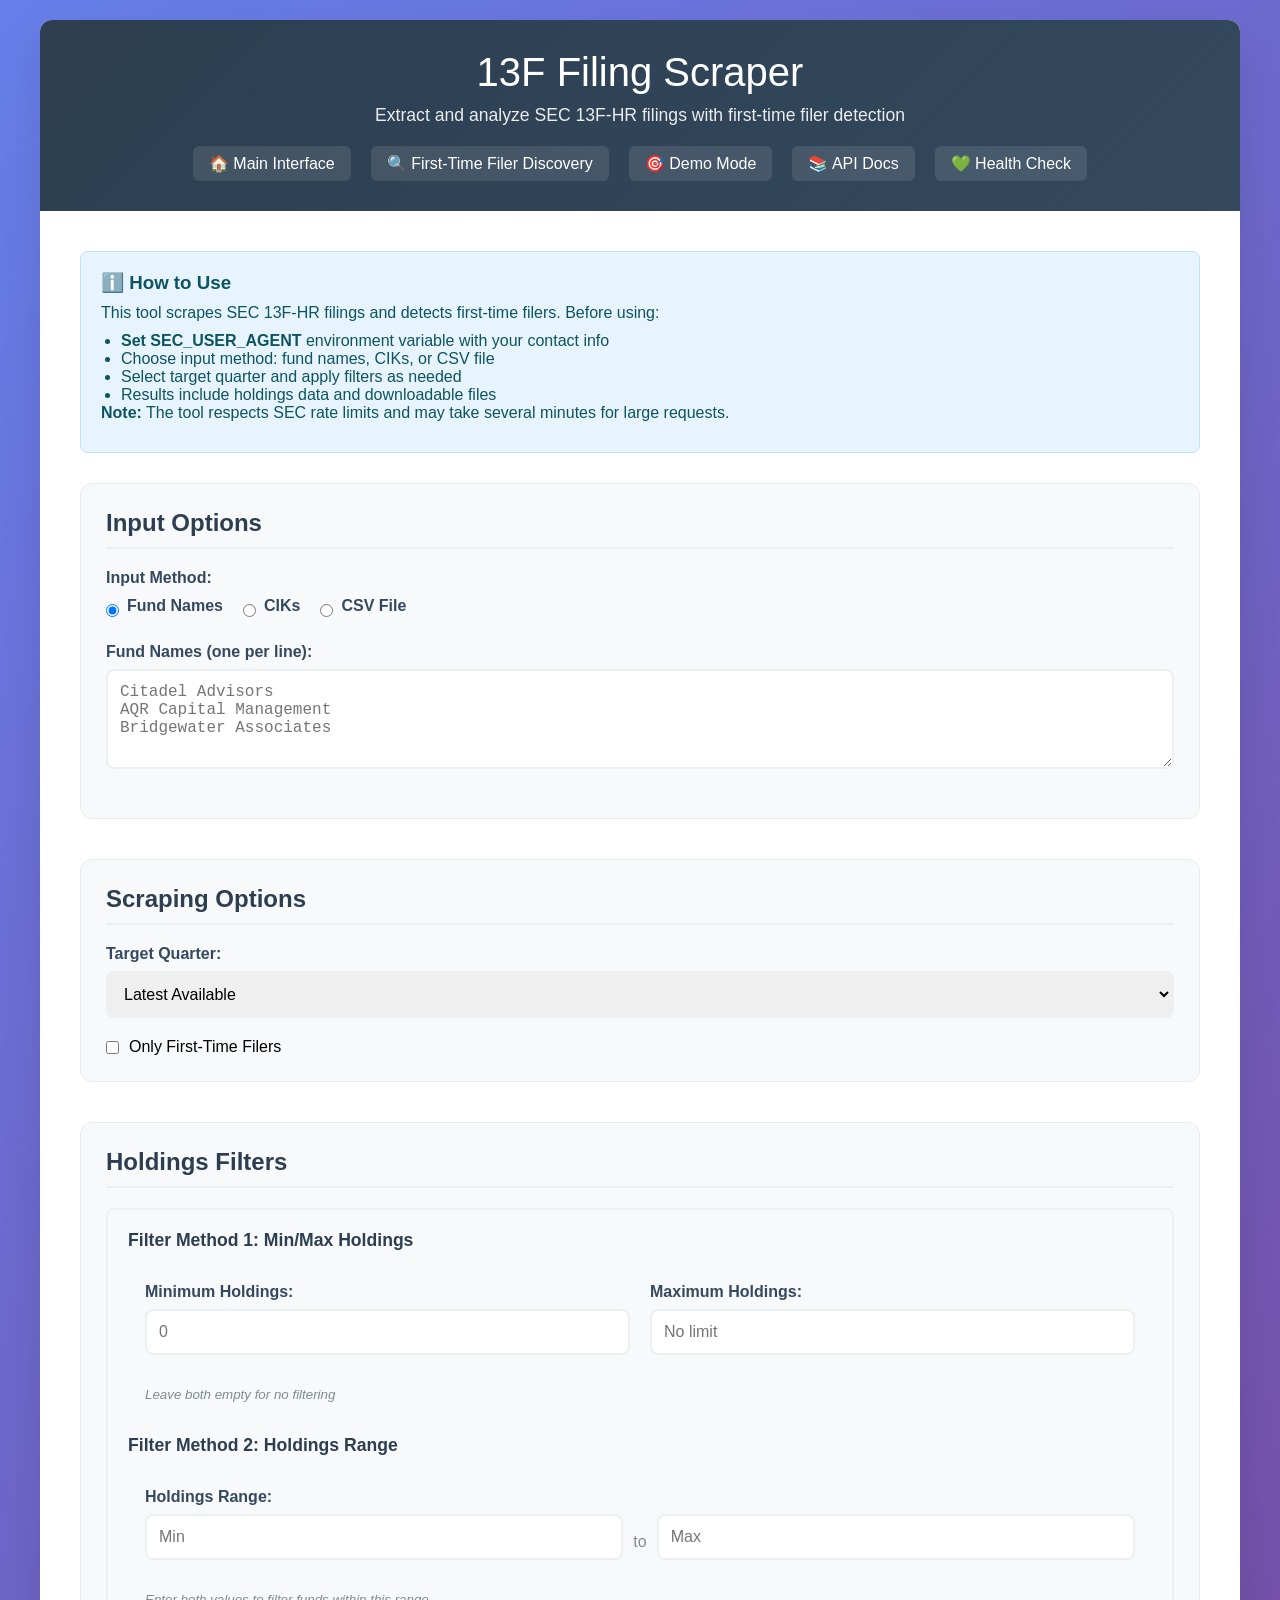
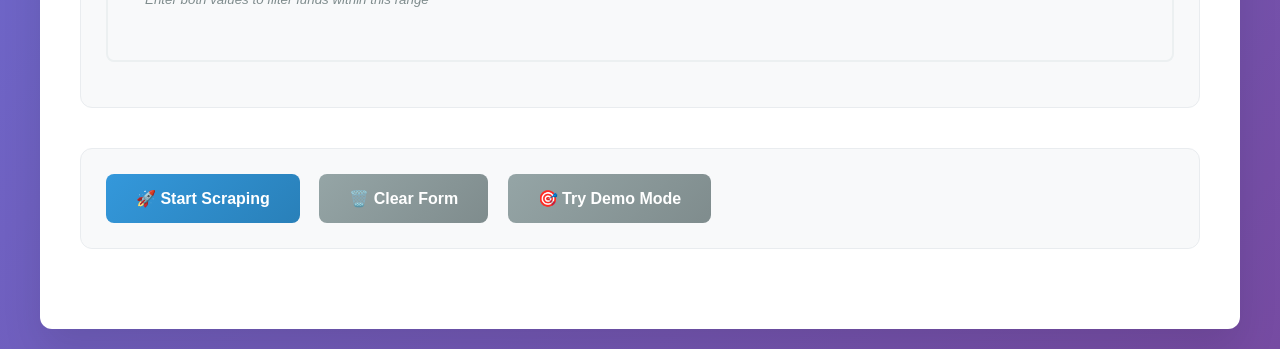
<file: templates/index.html>
<!DOCTYPE html>
<html lang="en">
<head>
    <meta charset="UTF-8">
    <meta name="viewport" content="width=device-width, initial-scale=1.0">
    <title>13F Filing Scraper</title>
    <link rel="stylesheet" href="/static/style.css">
    <style>
        * {
            margin: 0;
            padding: 0;
            box-sizing: border-box;
        }

        body {
            font-family: -apple-system, BlinkMacSystemFont, 'Segoe UI', Roboto, Oxygen, Ubuntu, Cantarell, sans-serif;
            background: linear-gradient(135deg, #667eea 0%, #764ba2 100%);
            min-height: 100vh;
            padding: 20px;
        }

        .container {
            max-width: 1200px;
            margin: 0 auto;
            background: white;
            border-radius: 12px;
            box-shadow: 0 20px 40px rgba(0,0,0,0.1);
            overflow: hidden;
        }

        .header {
            background: linear-gradient(135deg, #2c3e50 0%, #34495e 100%);
            color: white;
            padding: 30px;
            text-align: center;
        }

        .header h1 {
            font-size: 2.5rem;
            margin-bottom: 10px;
            font-weight: 300;
        }

        .header p {
            font-size: 1.1rem;
            opacity: 0.9;
            margin-bottom: 20px;
        }

        .nav-links {
            display: flex;
            justify-content: center;
            gap: 20px;
            flex-wrap: wrap;
        }

        .nav-link {
            color: white;
            text-decoration: none;
            padding: 8px 16px;
            border-radius: 6px;
            transition: background 0.3s ease;
            background: rgba(255, 255, 255, 0.1);
        }

        .nav-link:hover {
            background: rgba(255, 255, 255, 0.2);
        }

        .content {
            padding: 40px;
        }

        .form-section {
            margin-bottom: 40px;
        }

        .form-section h2 {
            color: #2c3e50;
            margin-bottom: 20px;
            font-size: 1.5rem;
            border-bottom: 2px solid #ecf0f1;
            padding-bottom: 10px;
        }

        .input-group {
            margin-bottom: 20px;
        }

        .input-group label {
            display: block;
            margin-bottom: 8px;
            font-weight: 600;
            color: #34495e;
        }

        .input-group input, .input-group select, .input-group textarea {
            width: 100%;
            padding: 12px;
            border: 2px solid #ecf0f1;
            border-radius: 8px;
            font-size: 16px;
            transition: border-color 0.3s ease;
        }

        .input-group input:focus, .input-group select:focus, .input-group textarea:focus {
            outline: none;
            border-color: #3498db;
        }

        .radio-group {
            display: flex;
            gap: 20px;
            margin-top: 10px;
        }

        .radio-option {
            display: flex;
            align-items: center;
            gap: 8px;
        }

        .radio-option input[type="radio"] {
            width: auto;
        }

        .checkbox-group {
            display: flex;
            align-items: center;
            gap: 10px;
            margin-top: 10px;
        }

        .checkbox-group input[type="checkbox"] {
            width: auto;
        }

        .filters {
            display: grid;
            grid-template-columns: 1fr 1fr;
            gap: 20px;
        }

        .btn {
            background: linear-gradient(135deg, #3498db 0%, #2980b9 100%);
            color: white;
            border: none;
            padding: 15px 30px;
            border-radius: 8px;
            font-size: 16px;
            font-weight: 600;
            cursor: pointer;
            transition: transform 0.2s ease, box-shadow 0.2s ease;
            margin-right: 15px;
        }

        .btn:hover {
            transform: translateY(-2px);
            box-shadow: 0 10px 20px rgba(52, 152, 219, 0.3);
        }

        .btn-secondary {
            background: linear-gradient(135deg, #95a5a6 0%, #7f8c8d 100%);
        }

        .btn-secondary:hover {
            box-shadow: 0 10px 20px rgba(149, 165, 166, 0.3);
        }

        .results {
            margin-top: 40px;
            display: none;
        }

        .results.show {
            display: block;
        }

        .results h2 {
            color: #2c3e50;
            margin-bottom: 20px;
        }

        .results-table {
            width: 100%;
            border-collapse: collapse;
            background: white;
            border-radius: 8px;
            overflow: hidden;
            box-shadow: 0 5px 15px rgba(0,0,0,0.1);
        }

        .results-table th {
            background: #34495e;
            color: white;
            padding: 15px;
            text-align: left;
            font-weight: 600;
        }

        .results-table td {
            padding: 15px;
            border-bottom: 1px solid #ecf0f1;
        }

        .results-table tr:hover {
            background: #f8f9fa;
        }

        .loading {
            display: none;
            text-align: center;
            padding: 40px;
            color: #7f8c8d;
        }

        .loading.show {
            display: block;
        }

        .spinner {
            border: 4px solid #f3f3f3;
            border-top: 4px solid #3498db;
            border-radius: 50%;
            width: 40px;
            height: 40px;
            animation: spin 1s linear infinite;
            margin: 0 auto 20px;
        }

        @keyframes spin {
            0% { transform: rotate(0deg); }
            100% { transform: rotate(360deg); }
        }

        .error {
            background: #e74c3c;
            color: white;
            padding: 15px;
            border-radius: 8px;
            margin-top: 20px;
            display: none;
        }

        .success {
            background: #27ae60;
            color: white;
            padding: 15px;
            border-radius: 8px;
            margin-top: 20px;
            display: none;
        }

        .file-links {
            margin-top: 20px;
            padding: 20px;
            background: #f8f9fa;
            border-radius: 8px;
        }

        .file-links h3 {
            margin-bottom: 15px;
            color: #2c3e50;
        }

        .file-links a {
            display: inline-block;
            background: #3498db;
            color: white;
            padding: 8px 16px;
            text-decoration: none;
            border-radius: 6px;
            margin: 5px;
            transition: background 0.3s ease;
        }

        .file-links a:hover {
            background: #2980b9;
        }

        .stats {
            display: grid;
            grid-template-columns: repeat(auto-fit, minmax(200px, 1fr));
            gap: 20px;
            margin-top: 20px;
        }

        .stat-card {
            background: #f8f9fa;
            padding: 20px;
            border-radius: 8px;
            text-align: center;
            border-left: 4px solid #3498db;
        }

        .stat-number {
            font-size: 2rem;
            font-weight: bold;
            color: #2c3e50;
        }

        .stat-label {
            color: #7f8c8d;
            margin-top: 5px;
        }

        .info-box {
            background: #e8f4fd;
            border: 1px solid #bee5eb;
            border-radius: 8px;
            padding: 20px;
            margin-bottom: 30px;
        }

        .info-box h3 {
            color: #0c5460;
            margin-bottom: 10px;
        }

        .info-box p {
            color: #0c5460;
            margin-bottom: 10px;
        }

        .info-box ul {
            color: #0c5460;
            margin-left: 20px;
        }

        @media (max-width: 768px) {
            .filters {
                grid-template-columns: 1fr;
            }
            
            .content {
                padding: 20px;
            }
            
            .header h1 {
                font-size: 2rem;
            }

            .nav-links {
                flex-direction: column;
                align-items: center;
            }
        }
    </style>
</head>
<body>
    <div class="container">
        <div class="header">
            <h1>13F Filing Scraper</h1>
            <p>Extract and analyze SEC 13F-HR filings with first-time filer detection</p>
                    <div class="nav-links">
            <a href="/" class="nav-link">🏠 Main Interface</a>
            <a href="/discovery" class="nav-link">🔍 First-Time Filer Discovery</a>
            <a href="/demo" class="nav-link">🎯 Demo Mode</a>
            <a href="/docs" class="nav-link" target="_blank">📚 API Docs</a>
            <a href="/health" class="nav-link" target="_blank">💚 Health Check</a>
        </div>
        </div>

        <div class="content">
            <div class="info-box">
                <h3>ℹ️ How to Use</h3>
                <p>This tool scrapes SEC 13F-HR filings and detects first-time filers. Before using:</p>
                <ul>
                    <li><strong>Set SEC_USER_AGENT</strong> environment variable with your contact info</li>
                    <li>Choose input method: fund names, CIKs, or CSV file</li>
                    <li>Select target quarter and apply filters as needed</li>
                    <li>Results include holdings data and downloadable files</li>
                </ul>
                <p><strong>Note:</strong> The tool respects SEC rate limits and may take several minutes for large requests.</p>
            </div>

            <form id="scrapeForm">
                <div class="form-section">
                    <h2>Input Options</h2>
                    
                    <div class="input-group">
                        <label>Input Method:</label>
                        <div class="radio-group">
                            <div class="radio-option">
                                <input type="radio" id="funds" name="inputMethod" value="funds" checked>
                                <label for="funds">Fund Names</label>
                            </div>
                            <div class="radio-option">
                                <input type="radio" id="ciks" name="inputMethod" value="ciks">
                                <label for="ciks">CIKs</label>
                            </div>
                            <div class="radio-option">
                                <input type="radio" id="csv" name="inputMethod" value="csv">
                                <label for="csv">CSV File</label>
                            </div>
                        </div>
                    </div>

                    <div class="input-group" id="fundsInput">
                        <label for="fundNames">Fund Names (one per line):</label>
                        <textarea id="fundNames" rows="4" placeholder="Citadel Advisors&#10;AQR Capital Management&#10;Bridgewater Associates"></textarea>
                    </div>

                    <div class="input-group" id="ciksInput" style="display: none;">
                        <label for="cikNumbers">CIK Numbers (one per line):</label>
                        <textarea id="cikNumbers" rows="4" placeholder="0001167483&#10;0001056903&#10;0001350694"></textarea>
                    </div>

                    <div class="input-group" id="csvInput" style="display: none;">
                        <label for="csvFile">CSV File:</label>
                        <input type="file" id="csvFile" accept=".csv">
                        <small>CSV should have columns: name, cik</small>
                    </div>
                </div>

                <div class="form-section">
                    <h2>Scraping Options</h2>
                    
                    <div class="input-group">
                        <label for="quarter">Target Quarter:</label>
                        <select id="quarter">
                            <option value="">Latest Available</option>
                            <option value="2025Q2">2025 Q2</option>
                            <option value="2025Q1">2025 Q1</option>
                            <option value="2024Q4">2024 Q4</option>
                            <option value="2024Q3">2024 Q3</option>
                            <option value="2024Q2">2024 Q2</option>
                            <option value="2024Q1">2024 Q1</option>
                        </select>
                    </div>

                    <div class="checkbox-group">
                        <input type="checkbox" id="onlyFirstTime">
                        <label for="onlyFirstTime">Only First-Time Filers</label>
                    </div>
                </div>

                <div class="form-section">
                    <h2>Holdings Filters</h2>
                    
                    <div class="holdings-filters">
                        <h3>Filter Method 1: Min/Max Holdings</h3>
                        <div class="filter-method" id="minMaxMethod">
                            <div class="filters">
                                <div class="input-group">
                                    <label for="minHoldings">Minimum Holdings:</label>
                                    <input type="number" id="minHoldings" min="0" placeholder="0">
                                </div>
                                
                                <div class="input-group">
                                    <label for="maxHoldings">Maximum Holdings:</label>
                                    <input type="number" id="maxHoldings" min="0" placeholder="No limit">
                                </div>
                            </div>
                            <small>Leave both empty for no filtering</small>
                        </div>
                        
                        <h3>Filter Method 2: Holdings Range</h3>
                        <div class="filter-method" id="rangeMethod">
                            <div class="input-group">
                                <label>Holdings Range:</label>
                                <div style="display: flex; gap: 10px; align-items: center;">
                                    <input type="number" id="rangeMin" min="0" placeholder="Min" style="flex: 1;">
                                    <span style="color: #7f8c8d;">to</span>
                                    <input type="number" id="rangeMax" min="0" placeholder="Max" style="flex: 1;">
                                </div>
                            </div>
                            <small>Enter both values to filter funds within this range</small>
                        </div>
                    </div>
                </div>

                <div class="form-section">
                    <button type="submit" class="btn">🚀 Start Scraping</button>
                    <button type="button" class="btn btn-secondary" onclick="clearForm()">🗑️ Clear Form</button>
                    <button type="button" class="btn btn-secondary" onclick="window.location.href='/demo'">🎯 Try Demo Mode</button>
                </div>
            </form>

            <div class="loading" id="loading">
                <div class="spinner"></div>
                <p>Processing your request... This may take a few minutes.</p>
            </div>

            <div class="error" id="error"></div>
            <div class="success" id="success"></div>

            <div class="results" id="results">
                <h2>Results</h2>
                
                <div class="stats" id="stats"></div>
                
                <div class="file-links" id="fileLinks"></div>
                
                <table class="results-table" id="resultsTable">
                    <thead>
                        <tr>
                            <th>Fund Name</th>
                            <th>CIK</th>
                            <th>Period</th>
                            <th>First Time</th>
                            <th>Holdings</th>
                            <th>Period End</th>
                        </tr>
                    </thead>
                    <tbody id="resultsBody">
                    </tbody>
                </table>
            </div>
        </div>
    </div>

    <script>
        // Handle input method changes
        document.querySelectorAll('input[name="inputMethod"]').forEach(radio => {
            radio.addEventListener('change', function() {
                const method = this.value;
                
                // Hide all input sections
                document.getElementById('fundsInput').style.display = 'none';
                document.getElementById('ciksInput').style.display = 'none';
                document.getElementById('csvInput').style.display = 'none';
                
                // Show selected input section
                document.getElementById(method + 'Input').style.display = 'block';
            });
        });

        // Form submission
        document.getElementById('scrapeForm').addEventListener('submit', async function(e) {
            e.preventDefault();
            
            const formData = getFormData();
            if (!formData) return;
            
            await scrapeFilings(formData);
        });

        function getFormData() {
            const inputMethod = document.querySelector('input[name="inputMethod"]:checked').value;
            const quarter = document.getElementById('quarter').value;
            const onlyFirstTime = document.getElementById('onlyFirstTime').checked;
            const minHoldings = document.getElementById('minHoldings').value;
            const maxHoldings = document.getElementById('maxHoldings').value;
            const rangeMin = document.getElementById('rangeMin').value;
            const rangeMax = document.getElementById('rangeMax').value;
            
            let requestData = {
                quarter: quarter || null,
                only_first_time: onlyFirstTime,
                min_holdings: null,
                max_holdings: null,
                between_holdings: null
            };
            
            // Handle holdings filters - prioritize range if both are set
            if (rangeMin && rangeMax) {
                if (parseInt(rangeMin) >= parseInt(rangeMax)) {
                    showError('Range minimum must be less than range maximum');
                    return null;
                }
                requestData.between_holdings = [parseInt(rangeMin), parseInt(rangeMax)];
            } else {
                if (minHoldings) {
                    requestData.min_holdings = parseInt(minHoldings);
                }
                if (maxHoldings) {
                    requestData.max_holdings = parseInt(maxHoldings);
                }
            }
            
            switch (inputMethod) {
                case 'funds':
                    const fundNames = document.getElementById('fundNames').value.trim().split('\n').filter(name => name.trim());
                    if (fundNames.length === 0) {
                        showError('Please enter at least one fund name');
                        return null;
                    }
                    requestData.funds = fundNames;
                    break;
                    
                case 'ciks':
                    const ciks = document.getElementById('cikNumbers').value.trim().split('\n').filter(cik => cik.trim());
                    if (ciks.length === 0) {
                        showError('Please enter at least one CIK');
                        return null;
                    }
                    requestData.ciks = ciks;
                    break;
                    
                case 'csv':
                    const fileInput = document.getElementById('csvFile');
                    if (!fileInput.files[0]) {
                        showError('Please select a CSV file');
                        return null;
                    }
                    // For CSV, we'll need to handle file upload differently
                    showError('CSV file upload not yet implemented in frontend');
                    return null;
            }
            
            return requestData;
        }

        // Add visual feedback for holdings filter methods
        function updateFilterMethodVisuals() {
            const minHoldings = document.getElementById('minHoldings').value;
            const maxHoldings = document.getElementById('maxHoldings').value;
            const rangeMin = document.getElementById('rangeMin').value;
            const rangeMax = document.getElementById('rangeMax').value;
            
            const minMaxMethod = document.getElementById('minMaxMethod');
            const rangeMethod = document.getElementById('rangeMethod');
            
            // Check which method has values
            const hasMinMax = minHoldings || maxHoldings;
            const hasRange = rangeMin && rangeMax;
            
            if (hasRange) {
                // Range method is active
                rangeMethod.classList.add('active');
                rangeMethod.classList.remove('inactive');
                minMaxMethod.classList.add('inactive');
                minMaxMethod.classList.remove('active');
            } else if (hasMinMax) {
                // Min/Max method is active
                minMaxMethod.classList.add('active');
                minMaxMethod.classList.remove('inactive');
                rangeMethod.classList.add('inactive');
                rangeMethod.classList.remove('active');
            } else {
                // No filters active
                minMaxMethod.classList.remove('active', 'inactive');
                rangeMethod.classList.remove('active', 'inactive');
            }
        }

        // Add event listeners for holdings filter inputs
        document.addEventListener('DOMContentLoaded', function() {
            const holdingsInputs = ['minHoldings', 'maxHoldings', 'rangeMin', 'rangeMax'];
            holdingsInputs.forEach(id => {
                document.getElementById(id).addEventListener('input', updateFilterMethodVisuals);
            });
        });

        async function scrapeFilings(data) {
            showLoading(true);
            hideError();
            hideSuccess();
            hideResults();
            
            try {
                const response = await fetch('/scrape', {
                    method: 'POST',
                    headers: {
                        'Content-Type': 'application/json',
                    },
                    body: JSON.stringify(data)
                });
                
                if (!response.ok) {
                    throw new Error(`HTTP error! status: ${response.status}`);
                }
                
                const result = await response.json();
                
                if (result.success) {
                    showSuccess(`Successfully processed ${result.total_funds_processed} funds`);
                    displayResults(result);
                } else {
                    showError('Scraping failed: ' + result.message);
                }
                
            } catch (error) {
                showError('Error: ' + error.message);
            } finally {
                showLoading(false);
            }
        }

        function displayResults(result) {
            const resultsDiv = document.getElementById('results');
            const statsDiv = document.getElementById('stats');
            const fileLinksDiv = document.getElementById('fileLinks');
            const resultsBody = document.getElementById('resultsBody');
            
            // Display statistics
            statsDiv.innerHTML = `
                <div class="stat-card">
                    <div class="stat-number">${result.total_funds_processed}</div>
                    <div class="stat-label">Funds Processed</div>
                </div>
                <div class="stat-card">
                    <div class="stat-number">${result.total_first_time_filers}</div>
                    <div class="stat-label">First-Time Filers</div>
                </div>
                <div class="stat-card">
                    <div class="stat-number">${result.summary.reduce((sum, s) => sum + s.num_holdings, 0).toLocaleString()}</div>
                    <div class="stat-label">Total Holdings</div>
                </div>
                <div class="stat-card">
                    <div class="stat-number">${(result.execution_time).toFixed(2)}s</div>
                    <div class="stat-label">Execution Time</div>
                </div>
            `;
            
            // Display file links
            if (result.holdings_files && result.holdings_files.length > 0) {
                fileLinksDiv.innerHTML = `
                    <h3>Generated Files</h3>
                    ${result.holdings_files.map(file => 
                        `<a href="/files/${file.split('/').pop()}" target="_blank">📄 ${file.split('/').pop()}</a>`
                    ).join('')}
                `;
            } else {
                fileLinksDiv.innerHTML = '';
            }
            
            // Display results table
            resultsBody.innerHTML = result.summary.map(summary => `
                <tr>
                    <td>${summary.fund_name}</td>
                    <td>${summary.cik}</td>
                    <td>${summary.period}</td>
                    <td>${summary.is_first_time_filer ? '✅ Yes' : '❌ No'}</td>
                    <td>${summary.num_holdings.toLocaleString()}</td>
                    <td>${summary.period_end || 'N/A'}</td>
                </tr>
            `).join('');
            
            showResults();
        }

        function showLoading(show) {
            const loading = document.getElementById('loading');
            loading.style.display = show ? 'block' : 'none';
        }

        function showError(message) {
            const error = document.getElementById('error');
            error.textContent = message;
            error.style.display = 'block';
        }

        function hideError() {
            document.getElementById('error').style.display = 'none';
        }

        function showSuccess(message) {
            const success = document.getElementById('success');
            success.textContent = message;
            success.style.display = 'block';
        }

        function hideSuccess() {
            document.getElementById('success').style.display = 'none';
        }

        function showResults() {
            document.getElementById('results').classList.add('show');
        }

        function hideResults() {
            document.getElementById('results').classList.remove('show');
        }

        function clearForm() {
            document.getElementById('scrapeForm').reset();
            hideError();
            hideSuccess();
            hideResults();
            document.getElementById('fundsInput').style.display = 'block';
            document.getElementById('ciksInput').style.display = 'none';
            document.getElementById('csvInput').style.display = 'none';
            
            // Also clear the range inputs explicitly
            document.getElementById('rangeMin').value = '';
            document.getElementById('rangeMax').value = '';
        }

        // Initialize with funds input visible
        document.getElementById('fundsInput').style.display = 'block';
    </script>
</body>
</html>
</file>
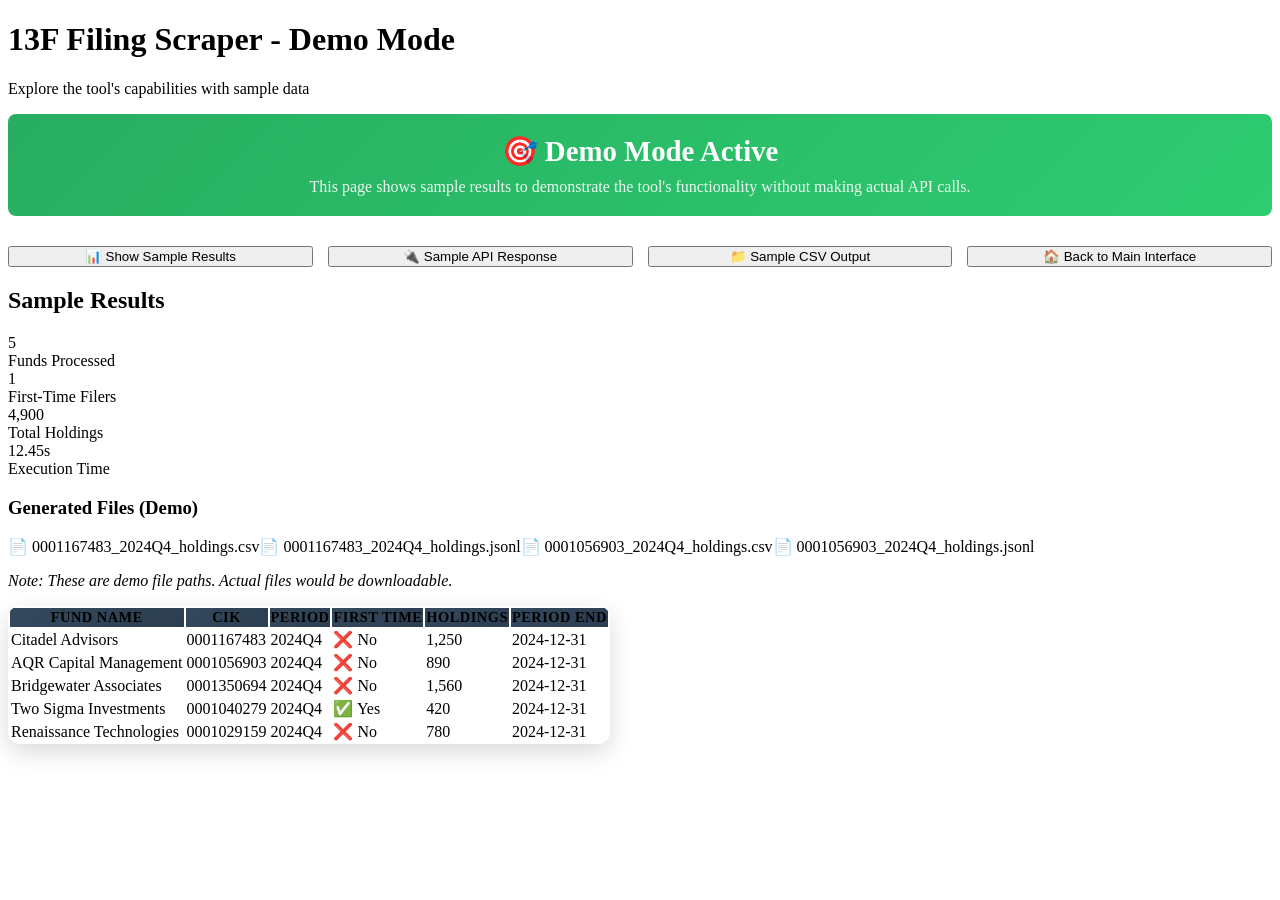
<file: templates/demo.html>
<!DOCTYPE html>
<html lang="en">
<head>
    <meta charset="UTF-8">
    <meta name="viewport" content="width=device-width, initial-scale=1.0">
    <title>13F Filing Scraper - Demo</title>
    <link rel="stylesheet" href="/static/style.css">
    <style>
        .demo-banner {
            background: linear-gradient(135deg, #27ae60 0%, #2ecc71 100%);
            color: white;
            padding: 20px;
            border-radius: 8px;
            margin-bottom: 30px;
            text-align: center;
        }
        
        .demo-banner h2 {
            margin: 0 0 10px 0;
            font-size: 1.8rem;
        }
        
        .demo-banner p {
            margin: 0;
            opacity: 0.9;
        }
        
        .demo-actions {
            display: flex;
            gap: 15px;
            margin: 20px 0;
            flex-wrap: wrap;
        }
        
        .demo-actions button {
            flex: 1;
            min-width: 200px;
        }
        
        .sample-data {
            background: #f8f9fa;
            border: 1px solid #e9ecef;
            border-radius: 8px;
            padding: 20px;
            margin: 20px 0;
        }
        
        .sample-data h3 {
            margin-bottom: 15px;
            color: #2c3e50;
        }
        
        .sample-data pre {
            background: #2c3e50;
            color: #ecf0f1;
            padding: 15px;
            border-radius: 6px;
            overflow-x: auto;
            font-size: 14px;
        }
    </style>
</head>
<body>
    <div class="container">
        <div class="header">
            <h1>13F Filing Scraper - Demo Mode</h1>
            <p>Explore the tool's capabilities with sample data</p>
        </div>

        <div class="content">
            <div class="demo-banner">
                <h2>🎯 Demo Mode Active</h2>
                <p>This page shows sample results to demonstrate the tool's functionality without making actual API calls.</p>
            </div>

            <div class="demo-actions">
                <button class="btn" onclick="showSampleResults()">📊 Show Sample Results</button>
                <button class="btn btn-secondary" onclick="showSampleAPI()">🔌 Sample API Response</button>
                <button class="btn btn-secondary" onclick="showSampleCSV()">📁 Sample CSV Output</button>
                <button class="btn btn-secondary" onclick="window.location.href='/'">🏠 Back to Main Interface</button>
            </div>

            <div class="results" id="demoResults">
                <h2>Sample Results</h2>
                
                <div class="stats" id="demoStats"></div>
                
                <div class="file-links" id="demoFileLinks"></div>
                
                <table class="results-table" id="demoResultsTable">
                    <thead>
                        <tr>
                            <th>Fund Name</th>
                            <th>CIK</th>
                            <th>Period</th>
                            <th>First Time</th>
                            <th>Holdings</th>
                            <th>Period End</th>
                        </tr>
                    </thead>
                    <tbody id="demoResultsBody">
                    </tbody>
                </table>
            </div>

            <div class="sample-data" id="sampleAPI" style="display: none;">
                <h3>Sample API Response</h3>
                <pre id="apiResponse"></pre>
            </div>

            <div class="sample-data" id="sampleCSV" style="display: none;">
                <h3>Sample CSV Output</h3>
                <pre id="csvOutput"></pre>
            </div>
        </div>
    </div>

    <script>
        // Sample data for demonstration
        const sampleData = {
            success: true,
            message: "Successfully processed 5 funds (Demo Mode)",
            summary: [
                {
                    fund_name: "Citadel Advisors",
                    cik: "0001167483",
                    period: "2024Q4",
                    period_end: "2024-12-31",
                    is_first_time_filer: false,
                    num_holdings: 1250,
                    filing_url: "https://www.sec.gov/Archives/edgar/data/0001167483/0001167483-24-000001.txt",
                    info_table_url: "https://www.sec.gov/Archives/edgar/data/0001167483/0001167483-24-000001-info.xml"
                },
                {
                    fund_name: "AQR Capital Management",
                    cik: "0001056903",
                    period: "2024Q4",
                    period_end: "2024-12-31",
                    is_first_time_filer: false,
                    num_holdings: 890,
                    filing_url: "https://www.sec.gov/Archives/edgar/data/0001056903/0001056903-24-000001.txt",
                    info_table_url: "https://www.sec.gov/Archives/edgar/data/0001056903/0001056903-24-000001-info.xml"
                },
                {
                    fund_name: "Bridgewater Associates",
                    cik: "0001350694",
                    period: "2024Q4",
                    period_end: "2024-12-31",
                    is_first_time_filer: false,
                    num_holdings: 1560,
                    filing_url: "https://www.sec.gov/Archives/edgar/data/0001350694/0001350694-24-000001.txt",
                    info_table_url: "https://www.sec.gov/Archives/edgar/data/0001350694/0001350694-24-000001-info.xml"
                },
                {
                    fund_name: "Two Sigma Investments",
                    cik: "0001040279",
                    period: "2024Q4",
                    period_end: "2024-12-31",
                    is_first_time_filer: true,
                    num_holdings: 420,
                    filing_url: "https://www.sec.gov/Archives/edgar/data/0001040279/0001040279-24-000001.txt",
                    info_table_url: "https://www.sec.gov/Archives/edgar/data/0001040279/0001040279-24-000001-info.xml"
                },
                {
                    fund_name: "Renaissance Technologies",
                    cik: "0001029159",
                    period: "2024Q4",
                    period_end: "2024-12-31",
                    is_first_time_filer: false,
                    num_holdings: 780,
                    filing_url: "https://www.sec.gov/Archives/edgar/data/0001029159/0001029159-24-000001.txt",
                    info_table_url: "https://www.sec.gov/Archives/edgar/data/0001029159/0001029159-24-000001-info.xml"
                }
            ],
            holdings_files: [
                "./output/0001167483_2024Q4_holdings.csv",
                "./output/0001167483_2024Q4_holdings.jsonl",
                "./output/0001056903_2024Q4_holdings.csv",
                "./output/0001056903_2024Q4_holdings.jsonl"
            ],
            total_funds_processed: 5,
            total_first_time_filers: 1,
            execution_time: 12.45
        };

        function showSampleResults() {
            displayResults(sampleData);
            document.getElementById('demoResults').classList.add('show');
            document.getElementById('sampleAPI').style.display = 'none';
            document.getElementById('sampleCSV').style.display = 'none';
        }

        function showSampleAPI() {
            document.getElementById('apiResponse').textContent = JSON.stringify(sampleData, null, 2);
            document.getElementById('sampleAPI').style.display = 'block';
            document.getElementById('sampleCSV').style.display = 'none';
            document.getElementById('demoResults').classList.remove('show');
        }

        function showSampleCSV() {
            const csvContent = `fund_name,cik,period,period_end,is_first_time_filer,num_holdings,filing_url,info_table_url
Citadel Advisors,0001167483,2024Q4,2024-12-31,false,1250,https://www.sec.gov/Archives/edgar/data/0001167483/0001167483-24-000001.txt,https://www.sec.gov/Archives/edgar/data/0001167483/0001167483-24-000001-info.xml
AQR Capital Management,0001056903,2024Q4,2024-12-31,false,890,https://www.sec.gov/Archives/edgar/data/0001056903/0001056903-24-000001.txt,https://www.sec.gov/Archives/edgar/data/0001056903/0001056903-24-000001-info.xml
Bridgewater Associates,0001350694,2024Q4,2024-12-31,false,1560,https://www.sec.gov/Archives/edgar/data/0001350694/0001350694-24-000001.txt,https://www.sec.gov/Archives/edgar/data/0001350694/0001350694-24-000001-info.xml
Two Sigma Investments,0001040279,2024Q4,2024-12-31,true,420,https://www.sec.gov/Archives/edgar/data/0001040279/0001040279-24-000001.txt,https://www.sec.gov/Archives/edgar/data/0001040279/0001040279-24-000001-info.xml
Renaissance Technologies,0001029159,2024Q4,2024-12-31,false,780,https://www.sec.gov/Archives/edgar/data/0001029159/0001029159-24-000001.txt,https://www.sec.gov/Archives/edgar/data/0001029159/0001029159-24-000001-info.xml`;
            
            document.getElementById('csvOutput').textContent = csvContent;
            document.getElementById('sampleCSV').style.display = 'block';
            document.getElementById('sampleAPI').style.display = 'none';
            document.getElementById('demoResults').classList.remove('show');
        }

        function displayResults(result) {
            const statsDiv = document.getElementById('demoStats');
            const fileLinksDiv = document.getElementById('demoFileLinks');
            const resultsBody = document.getElementById('demoResultsBody');
            
            // Display statistics
            statsDiv.innerHTML = `
                <div class="stat-card">
                    <div class="stat-number">${result.total_funds_processed}</div>
                    <div class="stat-label">Funds Processed</div>
                </div>
                <div class="stat-card">
                    <div class="stat-number">${result.total_first_time_filers}</div>
                    <div class="stat-label">First-Time Filers</div>
                </div>
                <div class="stat-card">
                    <div class="stat-number">${result.summary.reduce((sum, s) => sum + s.num_holdings, 0).toLocaleString()}</div>
                    <div class="stat-label">Total Holdings</div>
                </div>
                <div class="stat-card">
                    <div class="stat-number">${(result.execution_time).toFixed(2)}s</div>
                    <div class="stat-label">Execution Time</div>
                </div>
            `;
            
            // Display file links
            if (result.holdings_files && result.holdings_files.length > 0) {
                fileLinksDiv.innerHTML = `
                    <h3>Generated Files (Demo)</h3>
                    ${result.holdings_files.map(file => 
                        `<span class="file-link">📄 ${file.split('/').pop()}</span>`
                    ).join('')}
                    <p><em>Note: These are demo file paths. Actual files would be downloadable.</em></p>
                `;
            } else {
                fileLinksDiv.innerHTML = '';
            }
            
            // Display results table
            resultsBody.innerHTML = result.summary.map(summary => `
                <tr>
                    <td>${summary.fund_name}</td>
                    <td>${summary.cik}</td>
                    <td>${summary.period}</td>
                    <td>${summary.is_first_time_filer ? '✅ Yes' : '❌ No'}</td>
                    <td>${summary.num_holdings.toLocaleString()}</td>
                    <td>${summary.period_end || 'N/A'}</td>
                </tr>
            `).join('');
        }

        // Auto-show sample results on page load
        window.addEventListener('load', function() {
            setTimeout(showSampleResults, 500);
        });
    </script>
</body>
</html>
</file>
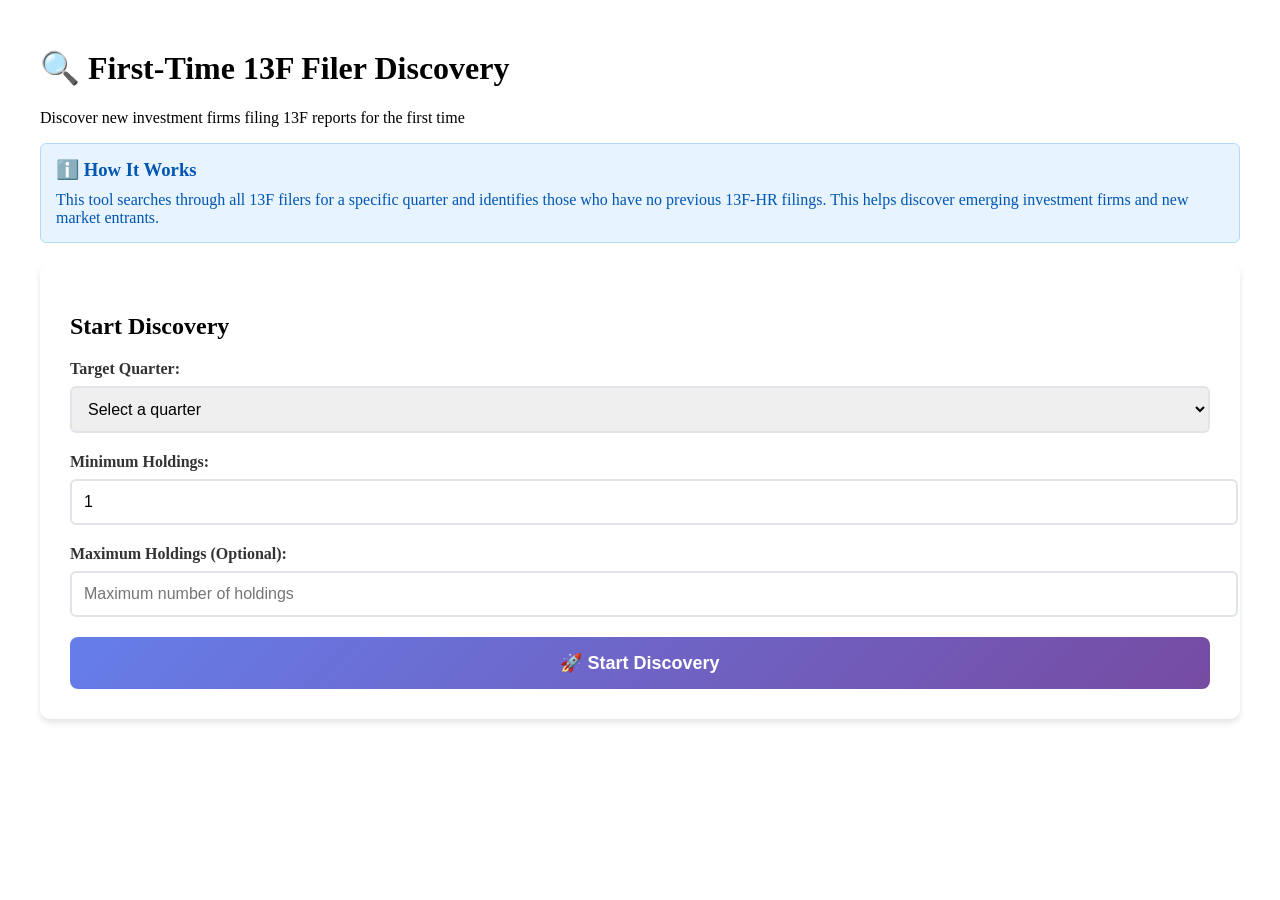
<file: templates/discovery.html>
<!DOCTYPE html>
<html lang="en">
<head>
    <meta charset="UTF-8">
    <meta name="viewport" content="width=device-width, initial-scale=1.0">
    <title>First-Time 13F Filer Discovery - 13F Scraper</title>
    <link rel="stylesheet" href="/static/style.css">
    <style>
        .discovery-container {
            max-width: 1200px;
            margin: 0 auto;
            padding: 20px;
        }
        
        .discovery-form {
            background: white;
            padding: 30px;
            border-radius: 10px;
            box-shadow: 0 4px 6px rgba(0, 0, 0, 0.1);
            margin-bottom: 30px;
        }
        
        .form-group {
            margin-bottom: 20px;
        }
        
        .form-group label {
            display: block;
            margin-bottom: 8px;
            font-weight: 600;
            color: #333;
        }
        
        .form-group input, .form-group select {
            width: 100%;
            padding: 12px;
            border: 2px solid #e1e5e9;
            border-radius: 6px;
            font-size: 16px;
            transition: border-color 0.3s;
        }
        
        .form-group input:focus, .form-group select:focus {
            outline: none;
            border-color: #007bff;
        }
        
        .discover-btn {
            background: linear-gradient(135deg, #667eea 0%, #764ba2 100%);
            color: white;
            border: none;
            padding: 15px 30px;
            border-radius: 8px;
            font-size: 18px;
            font-weight: 600;
            cursor: pointer;
            transition: transform 0.2s;
            width: 100%;
        }
        
        .discover-btn:hover {
            transform: translateY(-2px);
        }
        
        .discover-btn:disabled {
            opacity: 0.6;
            cursor: not-allowed;
            transform: none;
        }
        
        .job-status {
            background: #f8f9fa;
            padding: 20px;
            border-radius: 8px;
            margin: 20px 0;
            border-left: 4px solid #007bff;
        }
        
        .progress-bar {
            width: 100%;
            height: 20px;
            background: #e9ecef;
            border-radius: 10px;
            overflow: hidden;
            margin: 10px 0;
        }
        
        .progress-fill {
            height: 100%;
            background: linear-gradient(90deg, #007bff, #0056b3);
            transition: width 0.3s ease;
        }
        
        .results-container {
            background: white;
            padding: 30px;
            border-radius: 10px;
            box-shadow: 0 4px 6px rgba(0, 0, 0, 0.1);
        }
        
        .results-table {
            width: 100%;
            border-collapse: collapse;
            margin-top: 20px;
        }
        
        .results-table th,
        .results-table td {
            padding: 12px;
            text-align: left;
            border-bottom: 1px solid #e1e5e9;
        }
        
        .results-table th {
            background: #f8f9fa;
            font-weight: 600;
            color: #333;
        }
        
        .results-table tr:hover {
            background: #f8f9fa;
        }
        
        .export-btn {
            background: #28a745;
            color: white;
            border: none;
            padding: 10px 20px;
            border-radius: 6px;
            cursor: pointer;
            margin-top: 20px;
            font-weight: 600;
        }
        
        .export-btn:hover {
            background: #218838;
        }
        
        .status-pending { color: #ffc107; }
        .status-processing { color: #007bff; }
        .status-completed { color: #28a745; }
        .status-failed { color: #dc3545; }
        
        .info-box {
            background: #e7f3ff;
            border: 1px solid #b3d9ff;
            border-radius: 6px;
            padding: 15px;
            margin-bottom: 20px;
        }
        
        .info-box h3 {
            margin: 0 0 10px 0;
            color: #0056b3;
        }
        
        .info-box p {
            margin: 0;
            color: #0056b3;
        }
    </style>
</head>
<body>
    <div class="discovery-container">
        <header class="hero">
            <h1>🔍 First-Time 13F Filer Discovery</h1>
            <p>Discover new investment firms filing 13F reports for the first time</p>
        </header>

        <div class="info-box">
            <h3>ℹ️ How It Works</h3>
            <p>This tool searches through all 13F filers for a specific quarter and identifies those who have no previous 13F-HR filings. This helps discover emerging investment firms and new market entrants.</p>
        </div>

        <div class="discovery-form">
            <h2>Start Discovery</h2>
            <form id="discoveryForm">
                <div class="form-group">
                    <label for="quarter">Target Quarter:</label>
                    <select id="quarter" name="quarter" required>
                        <option value="">Select a quarter</option>
                        <option value="2025Q2">2025 Q2 (Apr-Jun)</option>
                        <option value="2025Q1">2025 Q1 (Jan-Mar)</option>
                        <option value="2024Q4">2024 Q4 (Oct-Dec)</option>
                        <option value="2024Q3">2024 Q3 (Jul-Sep)</option>
                    </select>
                </div>
                
                <div class="form-group">
                    <label for="minHoldings">Minimum Holdings:</label>
                    <input type="number" id="minHoldings" name="minHoldings" value="1" min="1" placeholder="Minimum number of holdings">
                </div>
                
                <div class="form-group">
                    <label for="maxHoldings">Maximum Holdings (Optional):</label>
                    <input type="number" id="maxHoldings" name="maxHoldings" min="1" placeholder="Maximum number of holdings">
                </div>
                
                <button type="submit" class="discover-btn" id="discoverBtn">
                    🚀 Start Discovery
                </button>
            </form>
        </div>

        <div id="jobStatus" class="job-status" style="display: none;">
            <h3>Discovery Progress</h3>
            <div id="statusMessage">Initializing...</div>
            <div class="progress-bar">
                <div class="progress-fill" id="progressFill" style="width: 0%"></div>
            </div>
            <div id="progressText">0%</div>
        </div>

        <div id="resultsContainer" class="results-container" style="display: none;">
            <h2>Discovery Results</h2>
            <div id="resultsSummary"></div>
            <div id="resultsTable"></div>
            <button class="export-btn" id="exportBtn" onclick="exportToCSV()">
                📊 Export to CSV
            </button>
        </div>
    </div>

    <script>
        let currentJobId = null;
        let discoveryResults = null;
        let statusCheckInterval = null;

        document.getElementById('discoveryForm').addEventListener('submit', async function(e) {
            e.preventDefault();
            
            const formData = new FormData(e.target);
            const requestData = {
                quarter: formData.get('quarter'),
                min_holdings: parseInt(formData.get('minHoldings')) || 1,
                max_holdings: formData.get('maxHoldings') ? parseInt(formData.get('maxHoldings')) : null
            };

            try {
                // Disable form
                document.getElementById('discoverBtn').disabled = true;
                document.getElementById('discoverBtn').textContent = '🚀 Starting Discovery...';
                
                // Start discovery
                const response = await fetch('/discover-first-time-filers', {
                    method: 'POST',
                    headers: {
                        'Content-Type': 'application/json',
                    },
                    body: JSON.stringify(requestData)
                });

                if (!response.ok) {
                    throw new Error(`HTTP error! status: ${response.status}`);
                }

                const result = await response.json();
                
                if (result.success && result.job_id) {
                    currentJobId = result.job_id;
                    showJobStatus();
                    startStatusChecking();
                } else {
                    throw new Error('No job ID received');
                }

            } catch (error) {
                console.error('Error starting discovery:', error);
                alert('Error starting discovery: ' + error.message);
                
                // Re-enable form
                document.getElementById('discoverBtn').disabled = false;
                document.getElementById('discoverBtn').textContent = '🚀 Start Discovery';
            }
        });

        function showJobStatus() {
            document.getElementById('jobStatus').style.display = 'block';
            document.getElementById('resultsContainer').style.display = 'none';
        }

        function startStatusChecking() {
            if (statusCheckInterval) {
                clearInterval(statusCheckInterval);
            }
            
            statusCheckInterval = setInterval(checkJobStatus, 2000);
        }

        async function checkJobStatus() {
            if (!currentJobId) return;

            try {
                const response = await fetch(`/discovery-job/${currentJobId}`);
                if (!response.ok) {
                    throw new Error(`HTTP error! status: ${response.status}`);
                }

                const jobStatus = await response.json();
                updateJobStatus(jobStatus);

                if (jobStatus.status === 'completed') {
                    clearInterval(statusCheckInterval);
                    await loadResults();
                } else if (jobStatus.status === 'failed') {
                    clearInterval(statusCheckInterval);
                    alert('Discovery failed: ' + jobStatus.message);
                    
                    // Re-enable form
                    document.getElementById('discoverBtn').disabled = false;
                    document.getElementById('discoverBtn').textContent = '🚀 Start Discovery';
                }

            } catch (error) {
                console.error('Error checking job status:', error);
            }
        }

        function updateJobStatus(jobStatus) {
            const statusMessage = document.getElementById('statusMessage');
            const progressFill = document.getElementById('progressFill');
            const progressText = document.getElementById('progressText');

            statusMessage.textContent = jobStatus.message;
            progressFill.style.width = (jobStatus.progress || 0) + '%';
            progressText.textContent = Math.round(jobStatus.progress || 0) + '%';

            // Update status styling
            statusMessage.className = `status-${jobStatus.status}`;
        }

        async function loadResults() {
            if (!currentJobId) return;

            try {
                const response = await fetch(`/discovery-results/${currentJobId}`);
                if (!response.ok) {
                    throw new Error(`HTTP error! status: ${response.status}`);
                }

                const results = await response.json();
                discoveryResults = results;
                displayResults(results);

            } catch (error) {
                console.error('Error loading results:', error);
                alert('Error loading results: ' + error.message);
            }
        }

        function displayResults(results) {
            const resultsContainer = document.getElementById('resultsContainer');
            const resultsSummary = document.getElementById('resultsSummary');
            const resultsTable = document.getElementById('resultsTable');

            // Show results container
            resultsContainer.style.display = 'block';
            document.getElementById('jobStatus').style.display = 'none';

            // Update summary
            resultsSummary.innerHTML = `
                <h3>Discovery Complete!</h3>
                <p><strong>Quarter:</strong> ${results.quarter}</p>
                <p><strong>Total First-Time Filers Found:</strong> ${results.total_first_time_filers}</p>
                <p><strong>Execution Time:</strong> ${results.execution_time.toFixed(2)} seconds</p>
            `;

            // Create results table
            if (results.first_time_filers && results.first_time_filers.length > 0) {
                let tableHTML = `
                    <table class="results-table">
                        <thead>
                            <tr>
                                <th>Fund Name</th>
                                <th>CIK</th>
                                <th>Holdings</th>
                                <th>Filing Date</th>
                                <th>Actions</th>
                            </tr>
                        </thead>
                        <tbody>
                `;

                results.first_time_filers.forEach(filer => {
                    tableHTML += `
                        <tr>
                            <td>${filer.fund_name}</td>
                            <td>${filer.cik}</td>
                            <td>${filer.num_holdings}</td>
                            <td>${filer.filing_date}</td>
                            <td>
                                <a href="${filer.filing_url}" target="_blank" class="btn">📄 View Filing</a>
                            </td>
                        </tr>
                    `;
                });

                tableHTML += '</tbody></table>';
                resultsTable.innerHTML = tableHTML;
            } else {
                resultsTable.innerHTML = '<p>No first-time filers found for the specified criteria.</p>';
            }

            // Re-enable form
            document.getElementById('discoverBtn').disabled = false;
            document.getElementById('discoverBtn').textContent = '🚀 Start Discovery';
        }

        function exportToCSV() {
            if (!discoveryResults || !discoveryResults.first_time_filers) {
                alert('No results to export');
                return;
            }

            const headers = ['Fund Name', 'CIK', 'Quarter', 'Holdings', 'Filing Date', 'Filing URL'];
            const csvContent = [
                headers.join(','),
                ...discoveryResults.first_time_filers.map(filer => [
                    `"${filer.fund_name}"`,
                    filer.cik,
                    filer.quarter,
                    filer.num_holdings,
                    filer.filing_date,
                    filer.filing_url
                ].join(','))
            ].join('\n');

            const blob = new Blob([csvContent], { type: 'text/csv' });
            const url = window.URL.createObjectURL(blob);
            const a = document.createElement('a');
            a.href = url;
            a.download = `first_time_filers_${discoveryResults.quarter}_${new Date().toISOString().split('T')[0]}.csv`;
            document.body.appendChild(a);
            a.click();
            document.body.removeChild(a);
            window.URL.revokeObjectURL(url);
        }
    </script>
</body>
</html>
</file>
<file: static/style.css>
/* Additional styles for the 13F Filing Scraper frontend */

/* Holdings filter styling */
.holdings-filters {
    border: 2px solid #ecf0f1;
    border-radius: 8px;
    padding: 20px;
    margin-bottom: 20px;
}

.holdings-filters h3 {
    margin-bottom: 15px;
    color: #2c3e50;
    font-size: 1.1rem;
}

.filter-method {
    margin-bottom: 15px;
    padding: 15px;
    border-radius: 6px;
    border: 2px solid transparent;
    transition: all 0.3s ease;
}

.filter-method.active {
    border-color: #3498db;
    background: #f8f9fa;
}

.filter-method.inactive {
    opacity: 0.6;
    background: #f8f9fa;
}

.filter-method label {
    font-weight: 600;
    color: #2c3e50;
    margin-bottom: 10px;
    display: block;
}

.filter-method input {
    margin-bottom: 10px;
}

.filter-method small {
    color: #7f8c8d;
    font-style: italic;
}

/* Enhanced button styles */
.btn-danger {
    background: linear-gradient(135deg, #e74c3c 0%, #c0392b 100%);
}

.btn-danger:hover {
    box-shadow: 0 10px 20px rgba(231, 76, 60, 0.3);
}

/* File upload styling */
.file-upload {
    border: 2px dashed #bdc3c7;
    border-radius: 8px;
    padding: 40px;
    text-align: center;
    transition: border-color 0.3s ease;
    cursor: pointer;
}

.file-upload:hover {
    border-color: #3498db;
}

.file-upload.dragover {
    border-color: #3498db;
    background: #ecf0f1;
}

/* Progress bar */
.progress-bar {
    width: 100%;
    height: 8px;
    background: #ecf0f1;
    border-radius: 4px;
    overflow: hidden;
    margin: 20px 0;
}

.progress-fill {
    height: 100%;
    background: linear-gradient(90deg, #3498db, #2980b9);
    width: 0%;
    transition: width 0.3s ease;
}

/* Tooltip */
.tooltip {
    position: relative;
    display: inline-block;
}

.tooltip .tooltiptext {
    visibility: hidden;
    width: 200px;
    background-color: #555;
    color: #fff;
    text-align: center;
    border-radius: 6px;
    padding: 5px;
    position: absolute;
    z-index: 1;
    bottom: 125%;
    left: 50%;
    margin-left: -100px;
    opacity: 0;
    transition: opacity 0.3s;
}

.tooltip:hover .tooltiptext {
    visibility: visible;
    opacity: 1;
}

/* Responsive improvements */
@media (max-width: 480px) {
    .container {
        margin: 10px;
        border-radius: 8px;
    }
    
    .content {
        padding: 20px 15px;
    }
    
    .header h1 {
        font-size: 1.8rem;
    }
    
    .btn {
        width: 100%;
        margin-bottom: 10px;
        margin-right: 0;
    }
    
    .filters {
        grid-template-columns: 1fr;
    }
    
    .radio-group {
        flex-direction: column;
        gap: 10px;
    }
}

/* Dark mode support */
@media (prefers-color-scheme: dark) {
    body {
        background: linear-gradient(135deg, #2c3e50 0%, #34495e 100%);
    }
    
    .container {
        background: #2c3e50;
        color: #ecf0f1;
    }
    
    .form-section h2 {
        color: #ecf0f1;
        border-bottom-color: #34495e;
    }
    
    .input-group label {
        color: #ecf0f1;
    }
    
    .input-group input, .input-group select, .input-group textarea {
        background: #34495e;
        color: #ecf0f1;
        border-color: #7f8c8d;
    }
    
    .input-group input:focus, .input-group select:focus, .input-group textarea:focus {
        border-color: #3498db;
    }
    
    .results-table {
        background: #34495e;
    }
    
    .results-table td {
        border-bottom-color: #7f8c8d;
    }
    
    .results-table tr:hover {
        background: #34495e;
    }
    
    .stat-card {
        background: #34495e;
        color: #ecf0f1;
    }
    
    .file-links {
        background: #34495e;
    }
    
    .file-links h3 {
        color: #ecf0f1;
    }
}

/* Animation for results */
.results.show {
    animation: slideIn 0.5s ease-out;
}

@keyframes slideIn {
    from {
        opacity: 0;
        transform: translateY(20px);
    }
    to {
        opacity: 1;
        transform: translateY(0);
    }
}

/* Enhanced table styling */
.results-table {
    border-radius: 12px;
    overflow: hidden;
    box-shadow: 0 8px 25px rgba(0,0,0,0.15);
}

.results-table th {
    background: linear-gradient(135deg, #34495e 0%, #2c3e50 100%);
    font-weight: 600;
    text-transform: uppercase;
    letter-spacing: 0.5px;
    font-size: 0.9rem;
}

.results-table td {
    transition: background-color 0.2s ease;
}

.results-table tr:hover td {
    background: #f8f9fa;
}

/* Status indicators */
.status-indicator {
    display: inline-block;
    width: 12px;
    height: 12px;
    border-radius: 50%;
    margin-right: 8px;
}

.status-success {
    background: #27ae60;
}

.status-warning {
    background: #f39c12;
}

.status-error {
    background: #e74c3c;
}

/* Enhanced form styling */
.form-section {
    background: #f8f9fa;
    padding: 25px;
    border-radius: 12px;
    border: 1px solid #e9ecef;
}

.form-section h2 {
    color: #2c3e50;
    margin-bottom: 25px;
    font-size: 1.6rem;
    border-bottom: 3px solid #3498db;
    padding-bottom: 15px;
}

/* Input focus effects */
.input-group input:focus, 
.input-group select:focus, 
.input-group textarea:focus {
    transform: translateY(-2px);
    box-shadow: 0 8px 25px rgba(52, 152, 219, 0.15);
}
</file>
